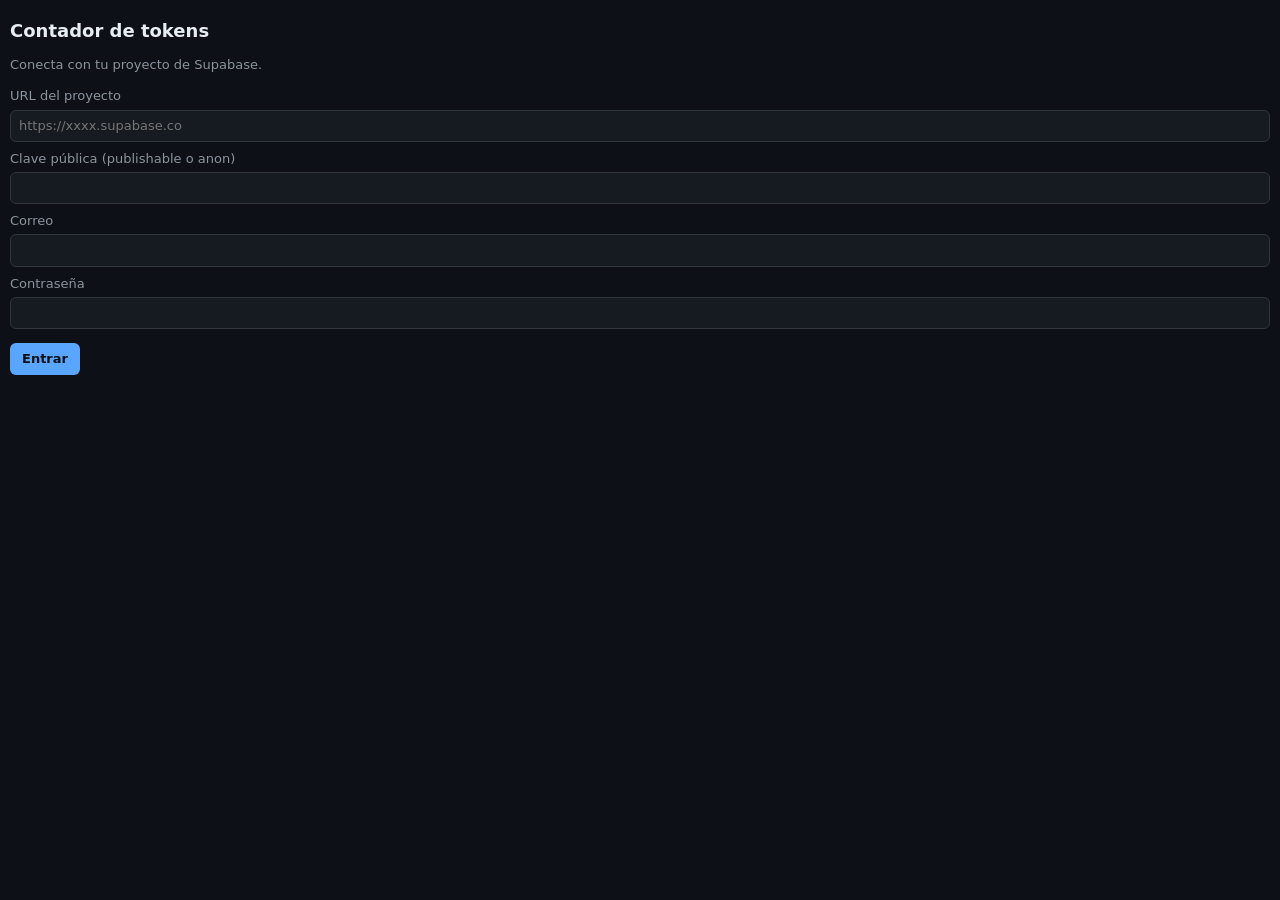
<file: windows/ui/index.html>
<!doctype html>
<html lang="es">
<head>
  <meta charset="utf-8" />
  <meta name="viewport" content="width=device-width, initial-scale=1" />
  <title>Tokens</title>
  <link rel="stylesheet" href="estilo.css" />
  <script type="module" src="app.js"></script>
</head>
<body>
  <!-- Primera vez: datos del proyecto de Supabase y tu cuenta -->
  <section id="vista-entrar" hidden>
    <h1>Contador de tokens</h1>
    <p class="tenue">Conecta con tu proyecto de Supabase.</p>
    <form id="form-entrar">
      <label>URL del proyecto<input name="url" placeholder="https://xxxx.supabase.co" required /></label>
      <label>Clave pública (publishable o anon)<input name="clave" required /></label>
      <label>Correo<input name="correo" type="email" autocomplete="username" required /></label>
      <label>Contraseña<input name="clave_usuario" type="password" autocomplete="current-password" required /></label>
      <button type="submit">Entrar</button>
      <p id="error-entrar" class="error"></p>
    </form>
  </section>

  <!-- Panel -->
  <section id="vista-panel" hidden>
    <header>
      <select id="sesiones" title="Sesión de Claude Code"></select>
      <button id="btn-ajustes" class="icono" title="Ajustes">⚙</button>
    </header>
    <div id="contenido"></div>
    <footer id="estado" class="tenue"></footer>
  </section>

  <!-- Ajustes -->
  <section id="vista-ajustes" hidden>
    <header><h2>Ajustes</h2><button id="btn-volver" class="icono" title="Volver">✕</button></header>
    <p class="tenue" id="cuenta"></p>

    <h3>Conectar Claude Code</h3>
    <p class="tenue">Genera un token para este equipo y pégalo en Claude Code: <code>/config</code> → contador-tokens → Token de dispositivo. También van ahí la URL y la clave pública (publishable).</p>
    <label>Nombre del equipo<input id="nombre-equipo" value="Mi PC" /></label>
    <button id="btn-token">Generar token</button>
    <div id="token-generado" hidden>
      <p>Cópialo ahora; no se vuelve a mostrar:</p>
      <code id="token-texto" class="token"></code>
      <button id="btn-copiar">Copiar</button>
    </div>

    <h3>Equipos conectados</h3>
    <ul id="equipos"></ul>

    <h3>Ventana</h3>
    <label class="fila"><input type="checkbox" id="compacto" /> Modo compacto (solo contexto y límites)</label>

    <button id="btn-salir" class="secundario">Cerrar sesión</button>
  </section>
</body>
</html>
</file>
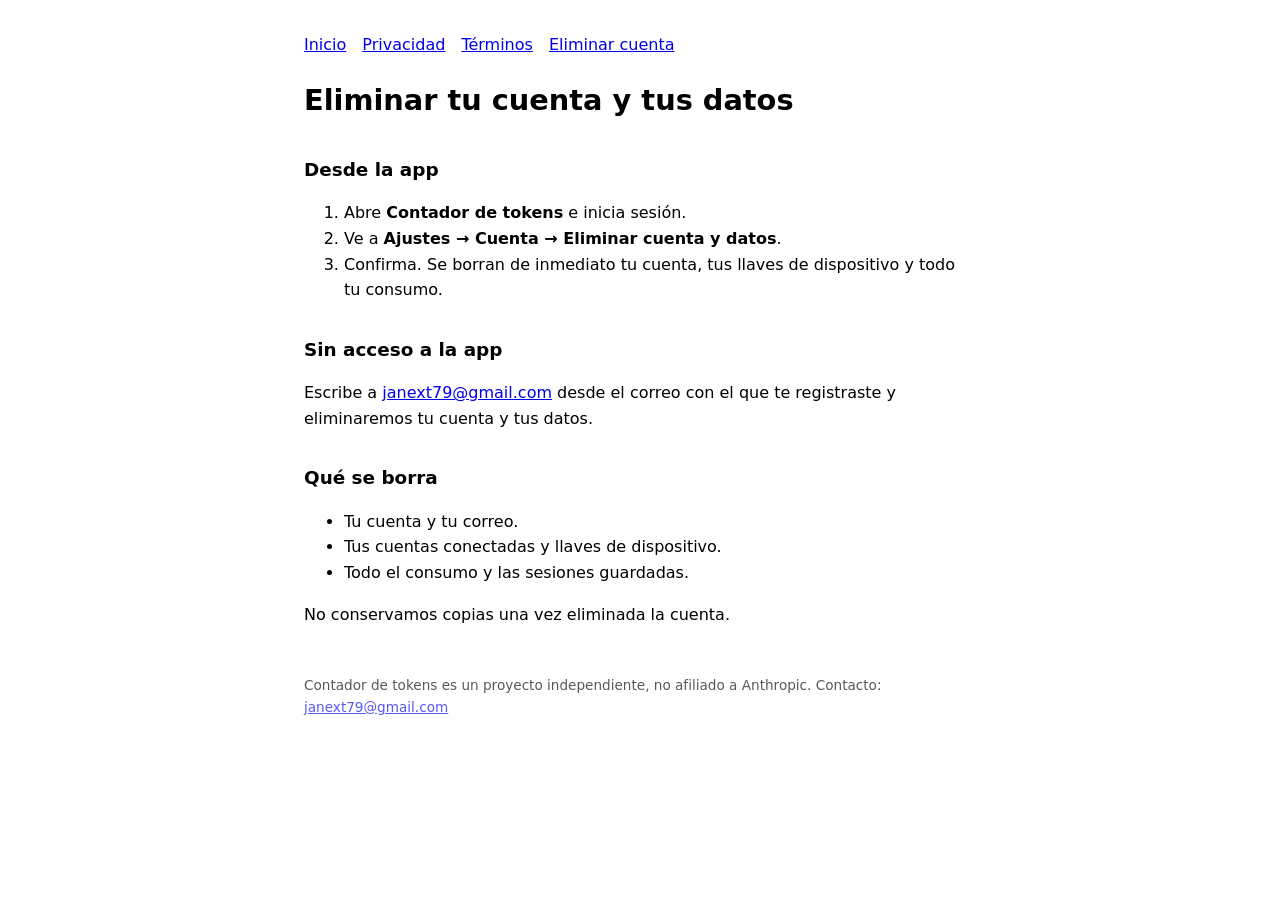
<file: docs/eliminar-cuenta.html>
<!doctype html>
<html lang="es">
<head>
<meta charset="utf-8">
<meta name="viewport" content="width=device-width, initial-scale=1">
<title>Eliminar tu cuenta y tus datos · Contador de tokens</title>
<style>
  :root { color-scheme: light dark; }
  body { font: 16px/1.6 system-ui, sans-serif; max-width: 42rem; margin: 0 auto; padding: 2rem 1.25rem 4rem; }
  h1 { font-size: 1.8rem; } h2 { font-size: 1.15rem; margin-top: 2rem; }
  nav a { margin-right: 1rem; } .fecha { opacity: .65; font-size: .9rem; }
  footer { margin-top: 3rem; opacity: .65; font-size: .85rem; }
</style>
</head>
<body>
<nav><a href="index.html">Inicio</a><a href="privacidad.html">Privacidad</a><a href="terminos.html">Términos</a><a href="eliminar-cuenta.html">Eliminar cuenta</a></nav>
<h1>Eliminar tu cuenta y tus datos</h1>

<h2>Desde la app</h2>
<ol>
<li>Abre <strong>Contador de tokens</strong> e inicia sesión.</li>
<li>Ve a <strong>Ajustes → Cuenta → Eliminar cuenta y datos</strong>.</li>
<li>Confirma. Se borran de inmediato tu cuenta, tus llaves de dispositivo y todo tu consumo.</li>
</ol>
<h2>Sin acceso a la app</h2>
<p>Escribe a <a href="mailto:janext79@gmail.com">janext79@gmail.com</a> desde el correo con el que te registraste y eliminaremos tu cuenta y tus datos.</p>
<h2>Qué se borra</h2>
<ul><li>Tu cuenta y tu correo.</li><li>Tus cuentas conectadas y llaves de dispositivo.</li><li>Todo el consumo y las sesiones guardadas.</li></ul>
<p>No conservamos copias una vez eliminada la cuenta.</p>

<footer>Contador de tokens es un proyecto independiente, no afiliado a Anthropic. Contacto: <a href="mailto:janext79@gmail.com">janext79@gmail.com</a></footer>
</body>
</html>
</file>
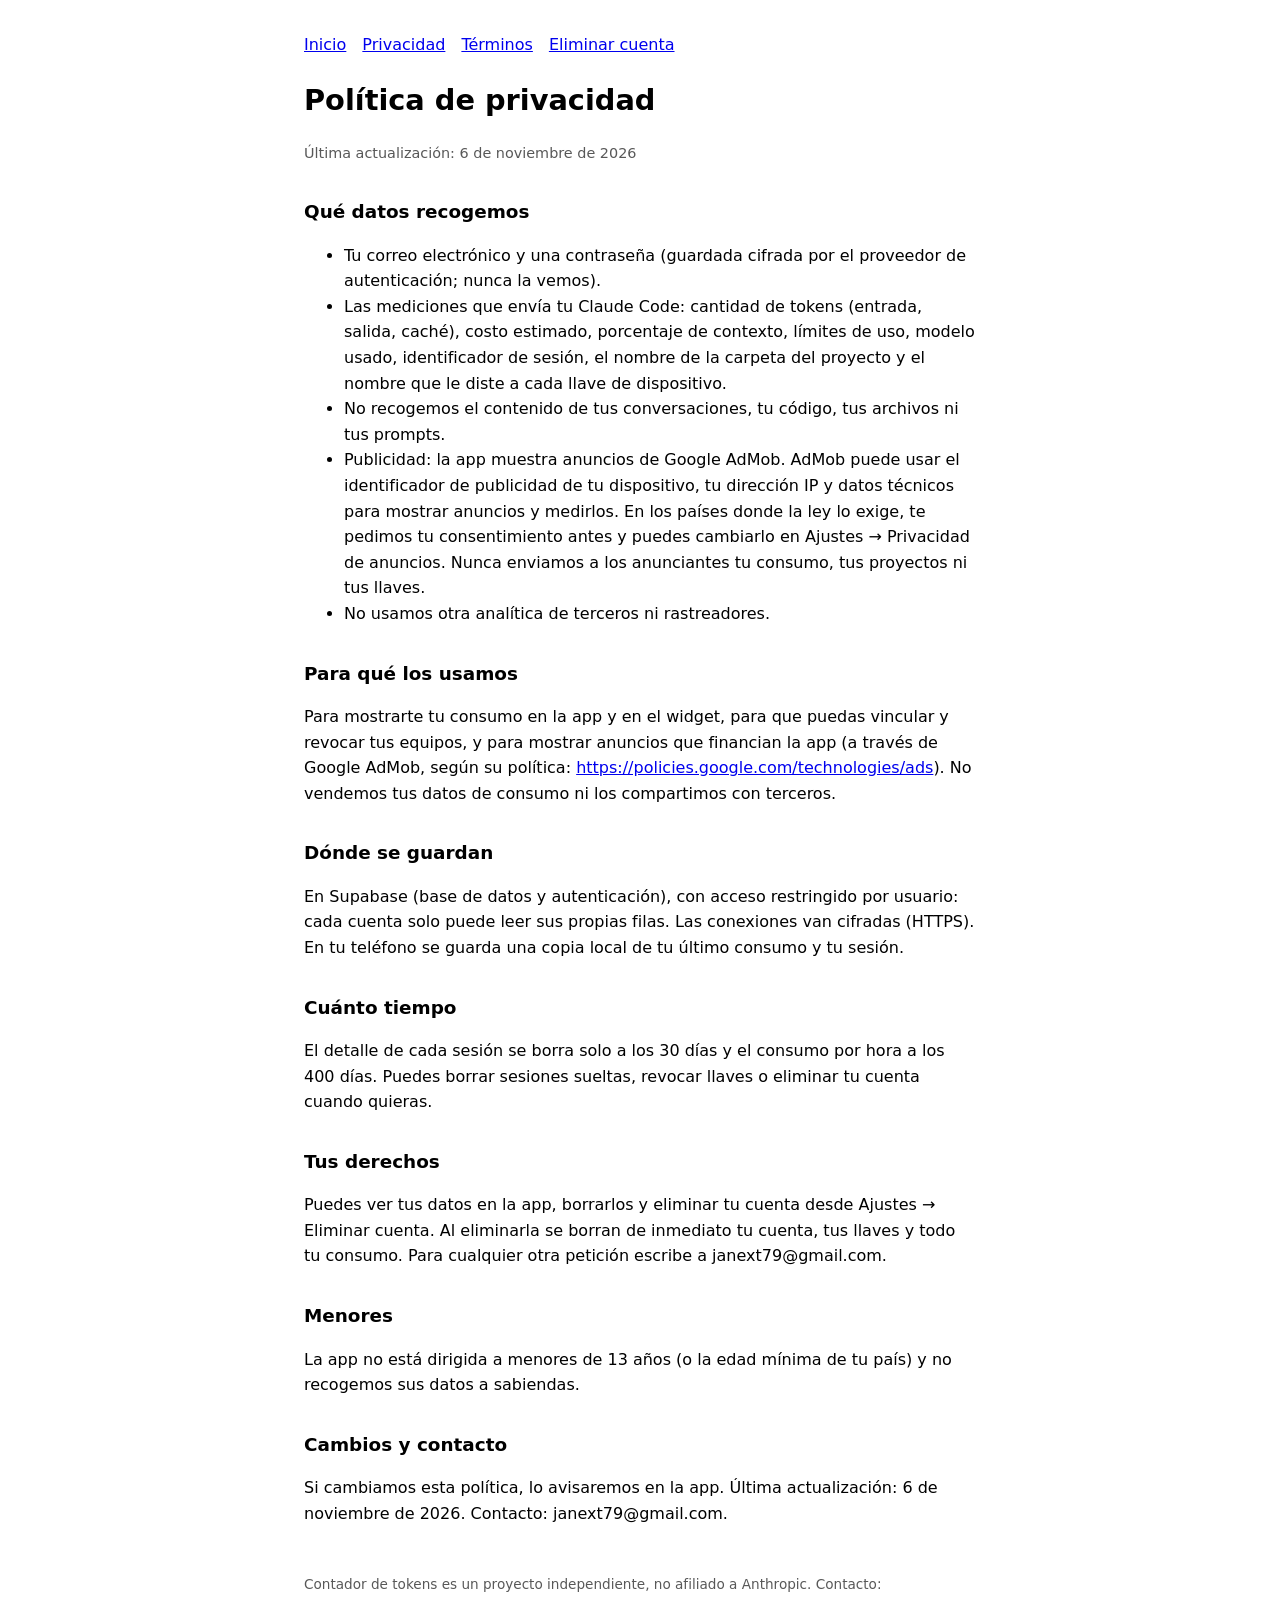
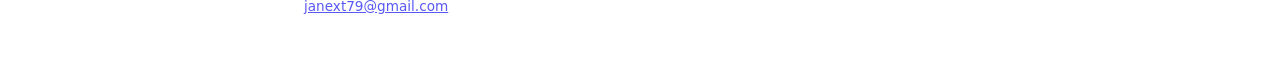
<file: docs/privacidad.html>
<!doctype html>
<html lang="es">
<head>
<meta charset="utf-8">
<meta name="viewport" content="width=device-width, initial-scale=1">
<title>Política de privacidad · Contador de tokens</title>
<style>
  :root { color-scheme: light dark; }
  body { font: 16px/1.6 system-ui, sans-serif; max-width: 42rem; margin: 0 auto; padding: 2rem 1.25rem 4rem; }
  h1 { font-size: 1.8rem; } h2 { font-size: 1.15rem; margin-top: 2rem; }
  nav a { margin-right: 1rem; } .fecha { opacity: .65; font-size: .9rem; }
  footer { margin-top: 3rem; opacity: .65; font-size: .85rem; }
</style>
</head>
<body>
<nav><a href="index.html">Inicio</a><a href="privacidad.html">Privacidad</a><a href="terminos.html">Términos</a><a href="eliminar-cuenta.html">Eliminar cuenta</a></nav>
<h1>Política de privacidad</h1>
<p class="fecha">Última actualización: 6 de noviembre de 2026</p>
<h2>Qué datos recogemos</h2>
<ul><li>Tu correo electrónico y una contraseña (guardada cifrada por el proveedor de autenticación; nunca la vemos).</li><li>Las mediciones que envía tu Claude Code: cantidad de tokens (entrada, salida, caché), costo estimado, porcentaje de contexto, límites de uso, modelo usado, identificador de sesión, el nombre de la carpeta del proyecto y el nombre que le diste a cada llave de dispositivo.</li><li>No recogemos el contenido de tus conversaciones, tu código, tus archivos ni tus prompts.</li><li>Publicidad: la app muestra anuncios de Google AdMob. AdMob puede usar el identificador de publicidad de tu dispositivo, tu dirección IP y datos técnicos para mostrar anuncios y medirlos. En los países donde la ley lo exige, te pedimos tu consentimiento antes y puedes cambiarlo en Ajustes → Privacidad de anuncios. Nunca enviamos a los anunciantes tu consumo, tus proyectos ni tus llaves.</li><li>No usamos otra analítica de terceros ni rastreadores.</li></ul>
<h2>Para qué los usamos</h2>
<p>Para mostrarte tu consumo en la app y en el widget, para que puedas vincular y revocar tus equipos, y para mostrar anuncios que financian la app (a través de Google AdMob, según su política: <a href="https://policies.google.com/technologies/ads">https://policies.google.com/technologies/ads</a>). No vendemos tus datos de consumo ni los compartimos con terceros.</p>
<h2>Dónde se guardan</h2>
<p>En Supabase (base de datos y autenticación), con acceso restringido por usuario: cada cuenta solo puede leer sus propias filas. Las conexiones van cifradas (HTTPS). En tu teléfono se guarda una copia local de tu último consumo y tu sesión.</p>
<h2>Cuánto tiempo</h2>
<p>El detalle de cada sesión se borra solo a los 30 días y el consumo por hora a los 400 días. Puedes borrar sesiones sueltas, revocar llaves o eliminar tu cuenta cuando quieras.</p>
<h2>Tus derechos</h2>
<p>Puedes ver tus datos en la app, borrarlos y eliminar tu cuenta desde Ajustes → Eliminar cuenta. Al eliminarla se borran de inmediato tu cuenta, tus llaves y todo tu consumo. Para cualquier otra petición escribe a janext79@gmail.com.</p>
<h2>Menores</h2>
<p>La app no está dirigida a menores de 13 años (o la edad mínima de tu país) y no recogemos sus datos a sabiendas.</p>
<h2>Cambios y contacto</h2>
<p>Si cambiamos esta política, lo avisaremos en la app. Última actualización: 6 de noviembre de 2026. Contacto: janext79@gmail.com.</p>
<footer>Contador de tokens es un proyecto independiente, no afiliado a Anthropic. Contacto: <a href="mailto:janext79@gmail.com">janext79@gmail.com</a></footer>
</body>
</html>
</file>
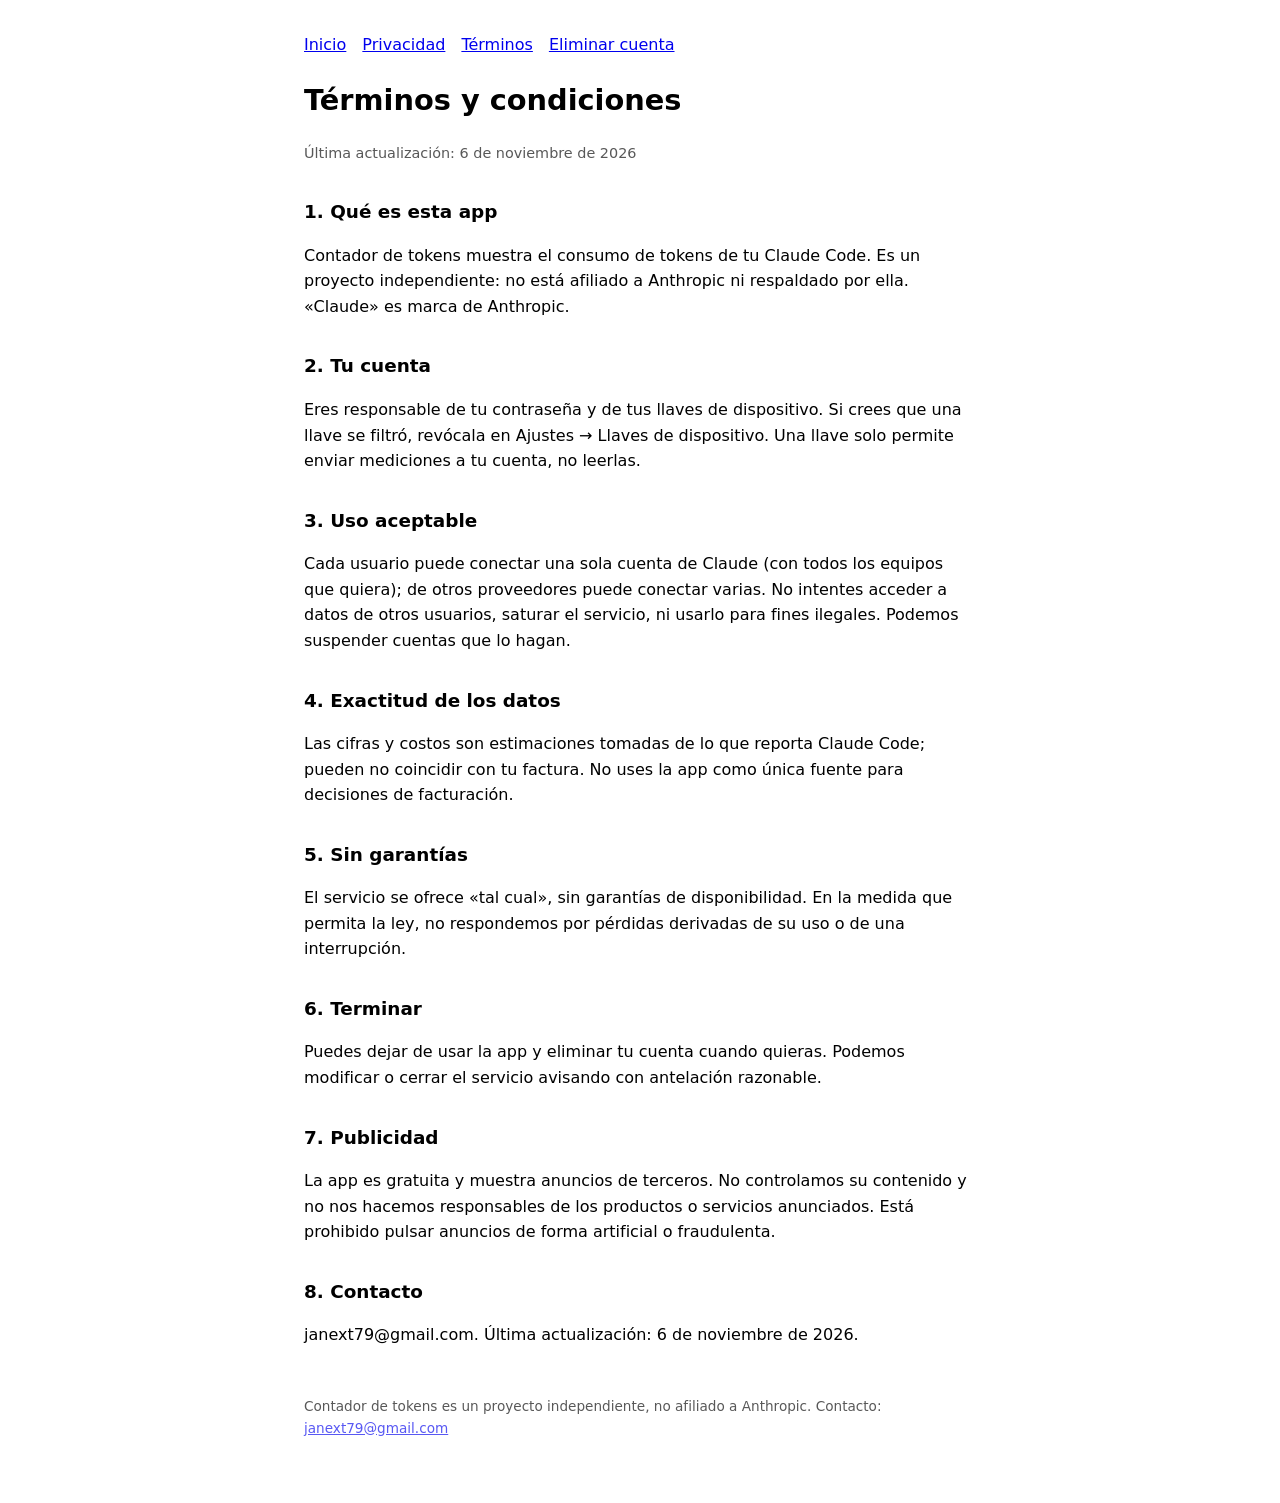
<file: docs/terminos.html>
<!doctype html>
<html lang="es">
<head>
<meta charset="utf-8">
<meta name="viewport" content="width=device-width, initial-scale=1">
<title>Términos y condiciones · Contador de tokens</title>
<style>
  :root { color-scheme: light dark; }
  body { font: 16px/1.6 system-ui, sans-serif; max-width: 42rem; margin: 0 auto; padding: 2rem 1.25rem 4rem; }
  h1 { font-size: 1.8rem; } h2 { font-size: 1.15rem; margin-top: 2rem; }
  nav a { margin-right: 1rem; } .fecha { opacity: .65; font-size: .9rem; }
  footer { margin-top: 3rem; opacity: .65; font-size: .85rem; }
</style>
</head>
<body>
<nav><a href="index.html">Inicio</a><a href="privacidad.html">Privacidad</a><a href="terminos.html">Términos</a><a href="eliminar-cuenta.html">Eliminar cuenta</a></nav>
<h1>Términos y condiciones</h1>
<p class="fecha">Última actualización: 6 de noviembre de 2026</p>
<h2>1. Qué es esta app</h2>
<p>Contador de tokens muestra el consumo de tokens de tu Claude Code. Es un proyecto independiente: no está afiliado a Anthropic ni respaldado por ella. «Claude» es marca de Anthropic.</p>
<h2>2. Tu cuenta</h2>
<p>Eres responsable de tu contraseña y de tus llaves de dispositivo. Si crees que una llave se filtró, revócala en Ajustes → Llaves de dispositivo. Una llave solo permite enviar mediciones a tu cuenta, no leerlas.</p>
<h2>3. Uso aceptable</h2>
<p>Cada usuario puede conectar una sola cuenta de Claude (con todos los equipos que quiera); de otros proveedores puede conectar varias. No intentes acceder a datos de otros usuarios, saturar el servicio, ni usarlo para fines ilegales. Podemos suspender cuentas que lo hagan.</p>
<h2>4. Exactitud de los datos</h2>
<p>Las cifras y costos son estimaciones tomadas de lo que reporta Claude Code; pueden no coincidir con tu factura. No uses la app como única fuente para decisiones de facturación.</p>
<h2>5. Sin garantías</h2>
<p>El servicio se ofrece «tal cual», sin garantías de disponibilidad. En la medida que permita la ley, no respondemos por pérdidas derivadas de su uso o de una interrupción.</p>
<h2>6. Terminar</h2>
<p>Puedes dejar de usar la app y eliminar tu cuenta cuando quieras. Podemos modificar o cerrar el servicio avisando con antelación razonable.</p>
<h2>7. Publicidad</h2>
<p>La app es gratuita y muestra anuncios de terceros. No controlamos su contenido y no nos hacemos responsables de los productos o servicios anunciados. Está prohibido pulsar anuncios de forma artificial o fraudulenta.</p>
<h2>8. Contacto</h2>
<p>janext79@gmail.com. Última actualización: 6 de noviembre de 2026.</p>
<footer>Contador de tokens es un proyecto independiente, no afiliado a Anthropic. Contacto: <a href="mailto:janext79@gmail.com">janext79@gmail.com</a></footer>
</body>
</html>
</file>
<file: windows/ui/estilo.css>
:root {
  color-scheme: dark;
  --fondo: #0d1117;
  --tarjeta: #161b22;
  --borde: #30363d;
  --texto: #e6edf3;
  --tenue: #8b949e;
  --ok: #3fb950;
  --medio: #d29922;
  --alto: #f85149;
  --acento: #58a6ff;
}
* { box-sizing: border-box; }
body {
  margin: 0;
  padding: 10px;
  background: var(--fondo);
  color: var(--texto);
  font: 13px/1.4 system-ui, -apple-system, "Segoe UI", sans-serif;
  user-select: none;
}
h1 { font-size: 18px; margin: 8px 0 4px; }
h2 { font-size: 15px; margin: 0; }
h3 { font-size: 13px; margin: 16px 0 6px; }
.tenue { color: var(--tenue); }
.error { color: var(--alto); min-height: 1em; }
header { display: flex; gap: 6px; align-items: center; justify-content: space-between; margin-bottom: 8px; }
select, input {
  width: 100%;
  background: var(--tarjeta);
  color: var(--texto);
  border: 1px solid var(--borde);
  border-radius: 6px;
  padding: 6px 8px;
  font: inherit;
}
label { display: block; margin: 8px 0; color: var(--tenue); }
label input { margin-top: 4px; color: var(--texto); }
label.fila { display: flex; gap: 8px; align-items: center; }
label.fila input { width: auto; margin: 0; }
button {
  background: var(--acento);
  color: #0d1117;
  border: 0;
  border-radius: 6px;
  padding: 7px 12px;
  font: inherit;
  font-weight: 600;
  cursor: pointer;
  margin-top: 6px;
}
button.secundario { background: var(--tarjeta); color: var(--texto); border: 1px solid var(--borde); margin-top: 20px; }
button.icono { background: none; color: var(--tenue); padding: 4px 8px; margin: 0; font-size: 16px; }
.tarjeta {
  background: var(--tarjeta);
  border: 1px solid var(--borde);
  border-radius: 10px;
  padding: 10px;
  margin-bottom: 8px;
}
.tarjeta h4 { margin: 0 0 6px; font-size: 12px; color: var(--tenue); font-weight: 600; text-transform: uppercase; letter-spacing: .04em; }
.tarjeta svg { display: block; width: 100%; height: auto; }
.cifras { display: grid; grid-template-columns: 1fr auto; gap: 2px 8px; font-variant-numeric: tabular-nums; }
.cifras b { text-align: right; font-weight: 600; }
code { font-family: ui-monospace, Consolas, monospace; }
code.token { display: block; word-break: break-all; background: var(--tarjeta); padding: 8px; border-radius: 6px; user-select: text; }
#equipos { padding-left: 18px; color: var(--tenue); }
#equipos button { padding: 2px 6px; margin: 0 0 0 6px; font-size: 11px; background: var(--tarjeta); color: var(--alto); border: 1px solid var(--borde); }
footer { margin-top: 4px; font-size: 11px; text-align: center; }
.vacio { text-align: center; padding: 30px 10px; }
</file>
